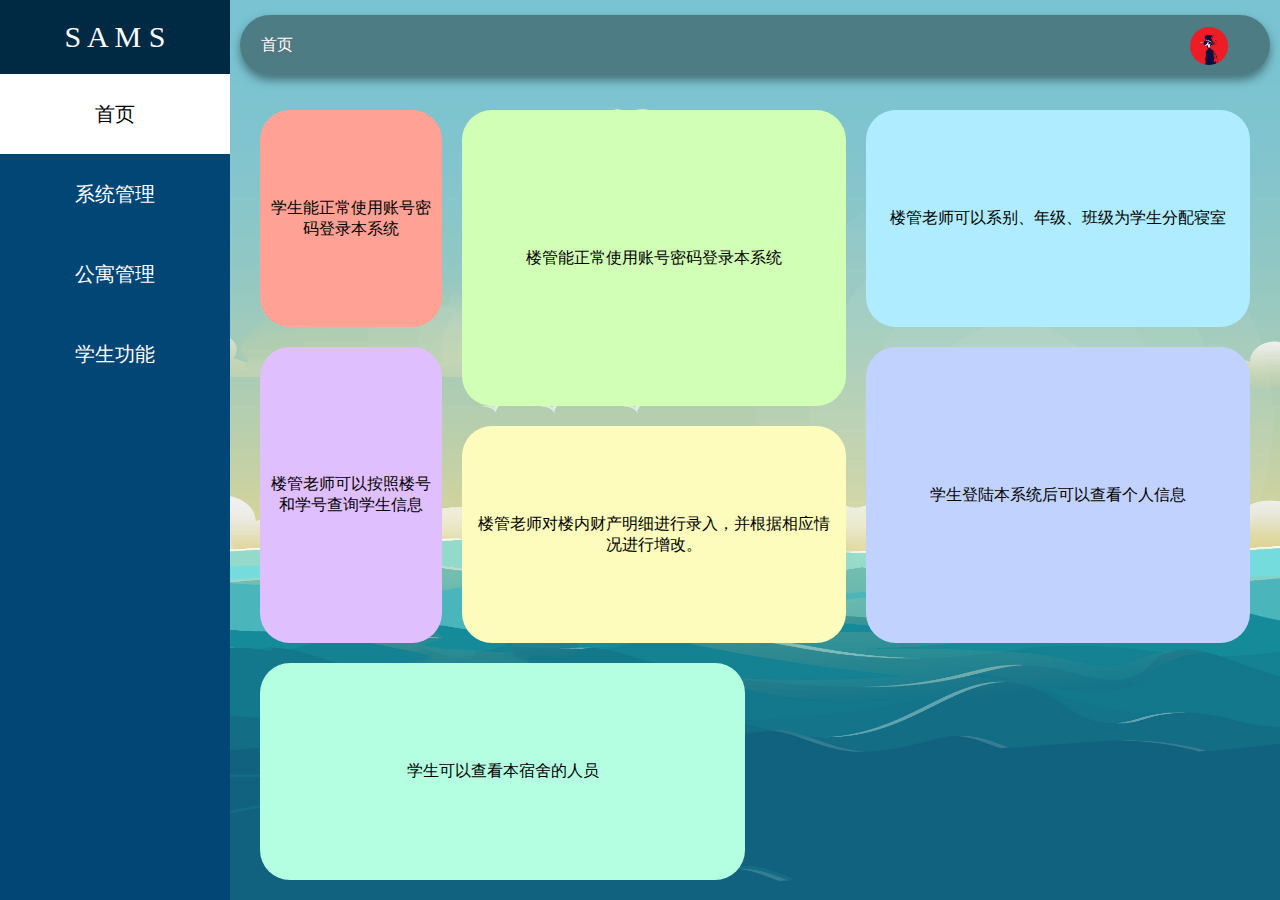
<file: index.html>
<!DOCTYPE html>
<html lang="en">
<head>
    <meta charset="UTF-8">
    <meta name="viewport" content="width=device-width, initial-scale=1.0">
    <title>学生公寓管理系统</title>

    <link rel="stylesheet" href="./css/reset.css">
    <link rel="stylesheet" href="./css/index.css">

    
</head>
<body>
    <!-- 导航栏 -->
    <div class="left_nav">
        <span class="title">S A M S</span>
        <ul class="left_ul">
            <li class="left_li">
                <span class="left_title">首页</span>
            </li>
            <li class="left_li">
                <span class="left_title">系统管理</span>
            </li>
            <li class="left_li">
                <span class="left_title">公寓管理</span>
            </li>
            <li class="left_li">
                <span class="left_title">学生功能</span>
            </li>
        </ul>
    </div>
    <!-- 内容区 -->
    <div class="content">
        <!-- 标题栏 -->
        <div class="content_div">
            <span id="content_title">首页</span>
            <div class="user_icon">
            </div>
        </div>
        <!-- 页面展示区 -->
        <div class="content_display">

        </div>
    </div>
</body>

    <script src="./js/jquery-3.5.1.min.js"></script>
    <script src="./js/index.js"></script>

</html>
</file>
<file: css/index.css>
/* 侧边栏 
   侧边栏 -> 左浮动
   无序列表在 restart.css 中初始化（抽离样式模块）
   动态添加样式在 index.js 
--------------------------------------------------*/
.title{
    display: inline-block;
    height: auto;
    width: 100%;
    background-color: rgb(0, 41, 68);
    color: #fff;
    text-align: center;
    padding: 20px 0px;
    font-size: 30px;
}
.left_nav{
    float: left;
    width: 230px;
    height: 100%;
    background-color: rgb(1, 70, 116);
    overflow: hidden;

    max-width: 400px;
}
.left_ul{
    width: 100%;
    height: auto;
}
.left_li{
    height: 80px;
    width: 100%;
    color: #fff;
    display: flex;
    flex-direction: row;
    justify-content: center;
    align-items: center;
    
    transition: all 0.8s;
}

.left_title{
    width: 100px;
    font-size: 20px;
    font-weight: 500;
    text-align: center;
}
.left_li:hover{
    background-color: rgb(0, 54, 90);
    cursor: pointer;
}

/* 展示区
   栅格布局 10*10
   背景自画 工具：Adobe Illustrator CC 2018
                Adobe Photoshop CC 2018 
    动态获取标题功能在 index.js 5~8行
-------------------------------------------------- */
.content{
    width: calc(100% - 230px);
    height: 100%;
    position: absolute;
    right: 0;
    background: url('../img/background/background.jpg');
    background-size: auto 100%;
    display: grid;
    grid-template-columns: repeat(10,10%);
    grid-template-rows: repeat(10,10%);
    max-width: 2200px;
    min-width: calc(100% - 230px);
    overflow: hidden;
}
.content_div{
    grid-row-start: 1;
    grid-column-start: 1;
    grid-row-end: 2;
    grid-column-end: 11;
    background-color: rgba(0, 0, 0, 0.363);
    box-shadow:0px 5px 10px #45737a;
    border-radius: 30px;
    margin: 15px 10px;
    display: flex;
    align-items: center;
}
/* 头像 */
.user_icon{
    height: 38px;
    width: 38px;
    position: absolute;
    right: 5%;
    background: url('../img/background/user-test.jpg');
    background-size: auto 100%;
    background-position: center;
    border-radius: 50%;
    margin-top: 2px;
}
.user_icon:hover{
    cursor: pointer;
}
#content_title{
    position: relative;
    left: 2%;
    color: #fff;
    text-shadow: 0px 2px 5px rgb(110, 110, 110);
}
/* 功能区 -------------------------------------------*/
.content_display{
    grid-row-start: 2;
    grid-column-start: 1;
    grid-row-end: 11;
    grid-column-end: 11;
    width: auto;
    height: auto;
    /* background-color: #0a565c54; */
    border-radius: 30px;
    margin: 10px 20px;
}

/* 页面 home 
   栅格布局 设置settimeout依次添加动画效果

   （此处注意，JavaScript是单线程 settimeout属于微异步任务
   故在结尾处 *i 使其依次执行）
--------------------------------------*/
.home_ul{
    width: auto;
    height: 100%;
    /* background-color: #ccc; */
    display: grid;
    grid-template-columns: repeat(10,10%);
    grid-template-rows: repeat(10,10%);
}
.home_main{
    height: 100%;
    width: 100%;
}
.home_li_one{
    grid-row-start: 1;
    grid-column-start: 1;
    grid-row-end: 4;
    grid-column-end: 3;
    background-color: rgb(255, 162, 149);
}
.home_li_two{
    grid-row-start: 1;
    grid-column-start: 3;
    grid-row-end: 5;
    grid-column-end: 7;
    background-color: rgb(209, 255, 182);
}
.home_li_three{
    grid-row-start: 1;
    grid-column-start: 7;
    grid-row-end: 4;
    grid-column-end: 11;
    background-color: rgb(175, 236, 255);
}
.home_li_four{
    grid-row-start: 4;
    grid-column-start: 1;
    grid-row-end: 8;
    grid-column-end: 3;
    background-color: rgb(224, 191, 255);
}
.home_li_five{
    grid-row-start: 5;
    grid-column-start: 3;
    grid-row-end: 8;
    grid-column-end: 7;
    background-color: rgb(253, 252, 188);
}
.home_li_six{
    grid-row-start: 4;
    grid-column-start: 7;
    grid-row-end: 8;
    grid-column-end: 11;
    background-color: rgb(194, 210, 255);
}
.home_li_seven{
    grid-row-start: 8;
    grid-column-start: 1;
    grid-row-end: 11;
    grid-column-end: 6;
    background-color: rgb(180, 255, 226);
}
.home_li_eight{
    grid-row-start: 8;
    grid-column-start: 6;
    grid-row-end: 11;
    grid-column-end: 11;
    background-color: rgb(168, 184, 255);
}
.home_li{
    border-radius: 30px;
    transition: all 0.8s;
    margin: 10px;
    opacity: 0;
}
.home_li:hover{
    cursor: pointer;
    transform: scale(1.06);
}
.home_div{
    width: 100%;
    height: 100%;
    display: flex;
    flex-direction: row;
    justify-content: center;
    align-items: center;
}
.home_span{
    color: #000;
    padding: 20px 10px;
    text-align: center;
}
/* 动画效果 */
.up{
    animation: home 1s;
    opacity: 1 !important;
}
@keyframes home{
    0%{
        opacity: 0;
        transform: translateY(20px);

    }
    40%{
        transform: translateY(8px);

    }
    80%{
        transform: translateY(0px);

    }
    100%{
        opacity: 1;
        transform: translateY(0);
    }
}

/* 系统管理界面 system
    登录、注册界面
    学生不需要 授权码、管理员需要 授权码
----------------------------------------------- */
.system_div{
    height: 100%;
    width: 100%;
    border-radius: 30px;
    display: grid;
    grid-template-columns: repeat(10,10%);
    grid-template-rows: repeat(10,10%);
}
.system_change{
    grid-row-start: 1;
    grid-column-start: 1;
    grid-row-end: 2;
    grid-column-end: 11;
    background-color: rgb(67, 130, 167);
    border-top-left-radius: 40px;
    border-top-right-radius: 40px;

    display: flex;
    justify-content: space-around;
    align-items: center;
}
.log,.register{
    width: 100%;
    height: 100%;
    display: flex;
    justify-content: center;
    align-items: center;
    color: #fff;
    font-size: 20px;
}
.line{
    height: 46px;
    width: 2px;
    background-color: #fff;
}
.log,.register:hover{
    cursor: pointer;
}
.system_submit{
    grid-row-start: 2;
    grid-column-start: 1;
    grid-row-end: 10;
    grid-column-end: 11;

    background-color: rgba(228, 240, 255, 0.884);
    border-bottom-left-radius: 40px;
    border-bottom-right-radius: 40px;
}
/* 登录 */
.log_div{
    width: 100%;
    height: 100%;
    flex-direction: column;
    display: flex;
    justify-content: center;
    align-items: center;
}
.input_div{
    display: flex;
    align-items: center;
    justify-content: center;
    flex-direction: row;
}
.check_user{
    display: flex;
    align-items: center;
    justify-content: center;
    flex-direction: row;
    width: 100%;
}
.check_user>label{
    padding: 0px 30px;
    font-size: 20px;
    color: rgb(131, 131, 131);
    margin-right: 50px;
}
.check_user>label:hover,
.check_user:hover{
    cursor: pointer;
}
.log_icon{
    width: 30px;
    height: 30px;
    display: inline;
    margin: 0px 20px;
}
.log_input{
    margin: 20px 0px;
    background-color: #00000000;
    border-bottom: 1px solid #000;
    font-size: 17px;
    font-weight: 500;
    padding: 2px;
    outline: none;
}
.user_name{
    width: 400px;
    height: 50px;
}
.password{
    width: 400px;
    height: 50px;
}
.system_btn{
    width: 250px;
    height: 30px;
    border-radius: 30px;
    margin-top: 20px;
    background-color: #002e49;
    color: #fff;
    font-size: 16px;
}
.system_btn:hover{
    cursor: pointer;
}
/* 注册 */
.register_div{
    display: flex;
    justify-content: center;
    align-items: center;
    flex-direction: column;
}
.register_input_div{
    display: flex;
    flex-direction: row;
    justify-content: center;
    align-items: center;
}
.register_radio{
    width: 100%;
    height: auto;
    display: flex;
    flex-direction: row;
    justify-content: space-around;
    align-items: center;
}
.register_radio>label:hover{
    cursor: pointer;
}


/* 公寓管理 apartment
    四个子界面采用 栅格布局
    点击其中一个展开
    jquery添加CSS样式
----------------------------------------------- */
.apartment_div{
    width: 100%;
    height: 100%;
    display: grid;
    grid-template-columns: repeat(2,50%);
    grid-template-rows: repeat(2,50%); 
    transition: all 1s;
}
.apartment_function{
    border-radius: 40px;
    margin: 10px;
    transition: all 0.8s;
    opacity: 0;
}
.apartment_li_div{
    width: 100%;
    height: 100%;

    display: grid;
    grid-template-columns: repeat(10,10%);
    grid-template-rows: repeat(10,10%);

    transition: all 1s ;
}
/* 图标 */
.apartment_icon{
    width: 25px;
    height: 25px;
    grid-row-start: 1;
    grid-column-start: 10;
    grid-row-end: 1;
    grid-column-end: 11;
    margin-top: 10px;
    transition: all 0.8s;
    }
.apartment_icon:hover{
    cursor: pointer;
    transform: scale(1.1);
}
.apartment_back{
    width: 25px;
    height: 25px;
    grid-row-start: 1;
    grid-column-start: 1;
    grid-row-end: 1;
    grid-column-end: 1;
    margin: 10px 0px 0px 20px;
    transition: all 0.8s;

    display: none;
}
.apartment_back:hover{
    cursor: pointer;
}
.apartment_one{
    grid-row-start: 1;
    grid-column-start: 1;
    grid-row-end: 1;
    grid-column-end: 1;
    background-color: rgb(255, 179, 179,0.85);
}
.apartment_two{
    grid-row-start: 1;
    grid-column-start: 2;
    grid-row-end: 1;
    grid-column-end: 2;
    background-color: rgb(176, 255, 216,0.85);
}
.apartment_three{
    grid-row-start: 2;
    grid-column-start: 1;
    grid-row-end: 2;
    grid-column-end: 1;
    background-color: rgb(122, 179, 255,0.85);
}
.apartment_four{
    grid-row-start: 2;
    grid-column-start: 2;
    grid-row-end: 2;
    grid-column-end: 2;
    background-color: rgb(239, 175, 255,0.85);

 
}
.apartment_span{
    grid-row-start: 5;
    grid-column-start: 5;
    grid-row-end: 7;
    grid-column-end: 7;
    width: 100%;
    height: 100%;
    text-align: center;
}
.show{
    opacity: 1 !important;
}

/* 具体功能 */
/* 寝室分配 -------------*/
.function_one{
    width: 80%;
    height: 80%;
    display: flex;
    justify-content: center;
    align-items: center;
    flex-direction: column;
    /* background-color: #ccc; */
    visibility: hidden;
    border-radius: 40px;
}
.function_one_div{
    display: flex;
    flex-direction: row;
    justify-content: center;
    align-items: center;
    margin: 20px 0px;
}
.function_one_check{
    width: 200px;
    height: 30px;
    outline: none;
    background-color: #00000000;
    border: none;
    border-bottom: 1px solid #000;
    font-size: 17px;
}
.function_one_input{
    width: 200px;
    height: 30px;
    outline: none;

}
.function_submit{
    width: 200px;
    height: 30px;
    background-color: rgba(94, 2, 2, 0.836);
    color: #fff;
    border-radius: 30px;
    /* transition:all 0.8s; */
}
.function_submit:hover{
    cursor: pointer;
}
.function_one_num{
    width:30px;
    height:30px;
    display: flex;
    justify-content: center;
    align-items: center;
    position: absolute;
    left: 55%;

    /* background-color: #ccc; */
}


/*  学生管理  -------------*/
.function_two{
    display: flex;
    flex-direction: row;
    justify-content: space-around;
    align-items: center;
    visibility: hidden;
}
.function_two_check{
    display: flex;
    flex-direction: column;
    justify-content: center;
    align-items: center;
}
.function_two_check{
    margin: 20px;
}
.function_submit_two{
    background-color: rgb(11, 94, 0);
    margin-top: 30px;
}
.function_two_display{
    height: 80%;
    width: 60%;
    background-color: #64b19e;
    box-shadow: 5px 5px 10px #004e3488;
    border-radius: 40px;
    display: grid;
    grid-template-columns: repeat(4,25%);
    grid-template-rows: repeat(8,12.5%);

    visibility: hidden;
}
.function_two_show{
    display: flex;
    flex-direction: row;
    justify-content: center;
    align-items: center;
}
.function_two_show>span{
    color: #fff;
}
.shut_down{
    grid-row-start: 1;
    grid-row-end: 1;
    grid-column-start: 1;
    grid-column-end: 1;
    margin: 20px;
    transition: none;
}
.shut_down:hover{
    cursor: pointer;
    transform: scale(1.02);
    transition: all 0.3s;
}
.function_two_show_one{
    grid-row-start: 2;
    grid-row-end: 8;
    grid-column-start: 1;
    grid-column-end: 3;
    background-color: #ccc;
    margin: 20px;
    border-radius: 40px;
}
.function_two_show_two{
    grid-row-start: 3;
    grid-row-end: 4;
    grid-column-start: 3;
    grid-column-end: 6;
}
.function_two_show_three{
    grid-row-start: 4;
    grid-row-end: 5;
    grid-column-start: 3;
    grid-column-end: 6;
}
.function_two_show_four{
    grid-row-start: 5;
    grid-row-end: 6;
    grid-column-start: 3;
    grid-column-end: 6;
}
.function_two_show_five{
    grid-row-start: 6;
    grid-row-end: 7;
    grid-column-start: 3;
    grid-column-end: 6;
}
.function_two_display_input{
    color: #fff;
    background-color: rgba(196, 255, 228, 0);
    outline: none;
    padding: 2px;
    font-size: 15px;
}
/* 财产管理 -------------*/
.function_three{
height: 80%;
width: 80%;
display: flex;
flex-direction: column;
justify-content: center;
align-items: center;
visibility: hidden;
}
.function_three_input{
width: 200px;
height: 30px;
background-color: #00000000;
border-bottom: 1px solid #000;
outline: none;
font-size: 17px;
}
.function_three_goods{
width: 200px;
height: 30px;
border: none;
background-color: #00000000;
border-bottom: 1px solid #000;
outline: none;
font-size: 17px;
}
.function_submit_three{
background-color: #4a6686;
position: relative;
top: 40px;
}


/* 出入登记 -------------*/
/* 竖线 */
.y_line{
width: 2px;
height: 330px;
background-color: #725d7c;
position: relative;
right: 30px;
border: 2px;
}
.function_four{
width: 100%;
height: 80%;
display: flex;
flex-direction: row;
justify-content: center;
align-items: center;

visibility: hidden;
}

/* 货物进出 */
.function_four_input{
width: 200px;
height: 30px;
outline: none;
margin: 20px 20px 0px 10px; 
border: none;
border-bottom: 1px solid #000;
font-size: 16px;
background-color: #00000000;
}
.function_four_first{
width: 50%;
height: 100%;
display: flex;
flex-direction: column;
justify-content: center;
}
.function_four_first>div{
position: relative;
top: 30px;
}
.goods{
width: 200px;
height: 30px;
outline: none;
background-color: #00000000;
border: none;
border-bottom: 1px solid #000;
font-size: 16px;
margin: 20px;
}

/* 人员进出 */
.function_four_second{
width: 50%;
height: 100%;
display: flex;
flex-direction: column;
justify-content: center;
margin-top: 50px;
}
.function_four_input_two{
width: 200px;
height: 20px;
background-color: #00000000;
outline: none;
border: none;
border-bottom: 1px solid #000;
font-size: 17px;
}
/* 按键 */
.function_submit_four{
grid-row-start: 10;
grid-row-end: 11;
grid-column-start: 5;
grid-column-end: 7;
text-align: center;
background-color: #846a97ab;
position: relative;
right: 30px;

visibility: hidden;

}

/* 学生功能 
   标题区
   三个标题（查看信息、同宿人员、校园风光）
   导航原理同左侧边栏导航    
---------------------------------------------- */
.user_div{
    height: 100%;
    width: 100%;
    border-radius: 40px;
    display: flex;
    flex-direction: row;
}
.user_nav{
    width: 20%;
    height: 100%;
    display: flex;
    flex-direction: column;
    align-items: center;
    justify-content: space-around;
}
.user_mine,
.user_dormitory,
.user_scenery{
    width: 100%;
    height: 100%;
    background-color: #014674;
    display: flex;
    justify-content: center;
    align-items: center;
    color: #fff;
    transition: all 0.8s;
    margin: 1px 0px;
}
.user_mine:hover,
.user_dormitory:hover,
.user_scenery:hover{
    cursor: pointer;
}
.user_mine>span,
.user_dormitory>span,
.user_scenery>span{
    /* color: #fff; */
    font-size: 20px;
    font-weight: 700;
}
.user_mine{
    border-top-left-radius: 40px;
    border-top-right-radius: 40px;
}
.user_scenery{
    border-bottom-left-radius: 40px;
    border-bottom-right-radius: 40px;
}
.user_display{
    width: 80%;
    height: 100%;
    border-radius: 40px;
    /* background-color: rgb(0, 48, 87); */
    margin: 0px 10px;
}

/* 功能区 ---------------------------------------------- */
/* 查看信息 */
.userpage_div{
    width: 100%;
    height: 100%;
    background-color: rgba(255, 255, 255, 0.24);
    border-radius: 40px;

    display: flex;
    justify-content: center;
    align-items: center;
    flex-direction: column;
}
.user_input_div{
    width: 100%;
    height: 40px;
    margin: 20px 0px;
    /* background-color: #ccc; */
    display: flex;
    justify-content: center;
    align-items: center;
    flex-direction: row;
}
.user_input_div>span{
    height: 40px;
    width: auto;
    margin-top: 20px;
}
.userpageone_input{
    width: 300px;
    height: 40px;
    outline: none;
    background-color: #00000000;
    /* border-bottom: 1px solid #000; */
    line-height: 2;
    margin-left: 20px;
    font-size: 20px;
}
/* 同寝人员 */
.userpagetwo_div{
    width: 95%;
    height: 95%;
    display: grid;
    row-gap: 10px;
    column-gap: 10px;
    grid-template-columns: repeat(3,33%);
    grid-template-rows: repeat(2,49%);
    /* background-color: #fff; */
    padding: 10px;
}
.admin{
    border-radius: 40px;
    padding: 10px;
    display: flex;
    justify-content: center;
    align-items: center;
    flex-direction: column;
    opacity: 0;
}
/* 头像 */
.user_image{
    width: 150px;
    height: 210px;
    background-color: #ccc;
    margin: 10px;
}
/* 信息框 */
.userpagetwo_input{
    background-color: #cccccc00;
    /* border-bottom: 1px solid #000; */
    outline: none;
}
.user_one{
    grid-row-start: 1;
    grid-row-end: 1;
    grid-column-start: 1;
    grid-column-end: 1;

    background-color: rgba(167, 230, 255,0.6);
}
.user_two{
    grid-row-start: 1;
    grid-row-end: 1;
    grid-column-start: 2;
    grid-column-end: 2;

    background-color: rgba(147, 190, 255, 0.6);

}
.user_three{
    grid-row-start: 1;
    grid-row-end: 1;
    grid-column-start: 3;
    grid-column-end: 3;

    background-color: rgba(91, 167, 255, 0.568);


}

.user_four{
    grid-row-start: 2;
    grid-row-end: 2;
    grid-column-start: 1;
    grid-column-end: 1;

    background-color: rgba(106, 165, 255, 0.473);


}

.user_five{
    grid-row-start: 2;
    grid-row-end: 2;
    grid-column-start: 2;
    grid-column-end: 2;

    background-color: rgba(0, 98, 179, 0.541);


}

.user_six{
    grid-row-start: 2;
    grid-row-end: 2;
    grid-column-start: 3;
    grid-column-end: 3;

    background-color: rgba(0, 62, 121, 0.342);

}
</file>
